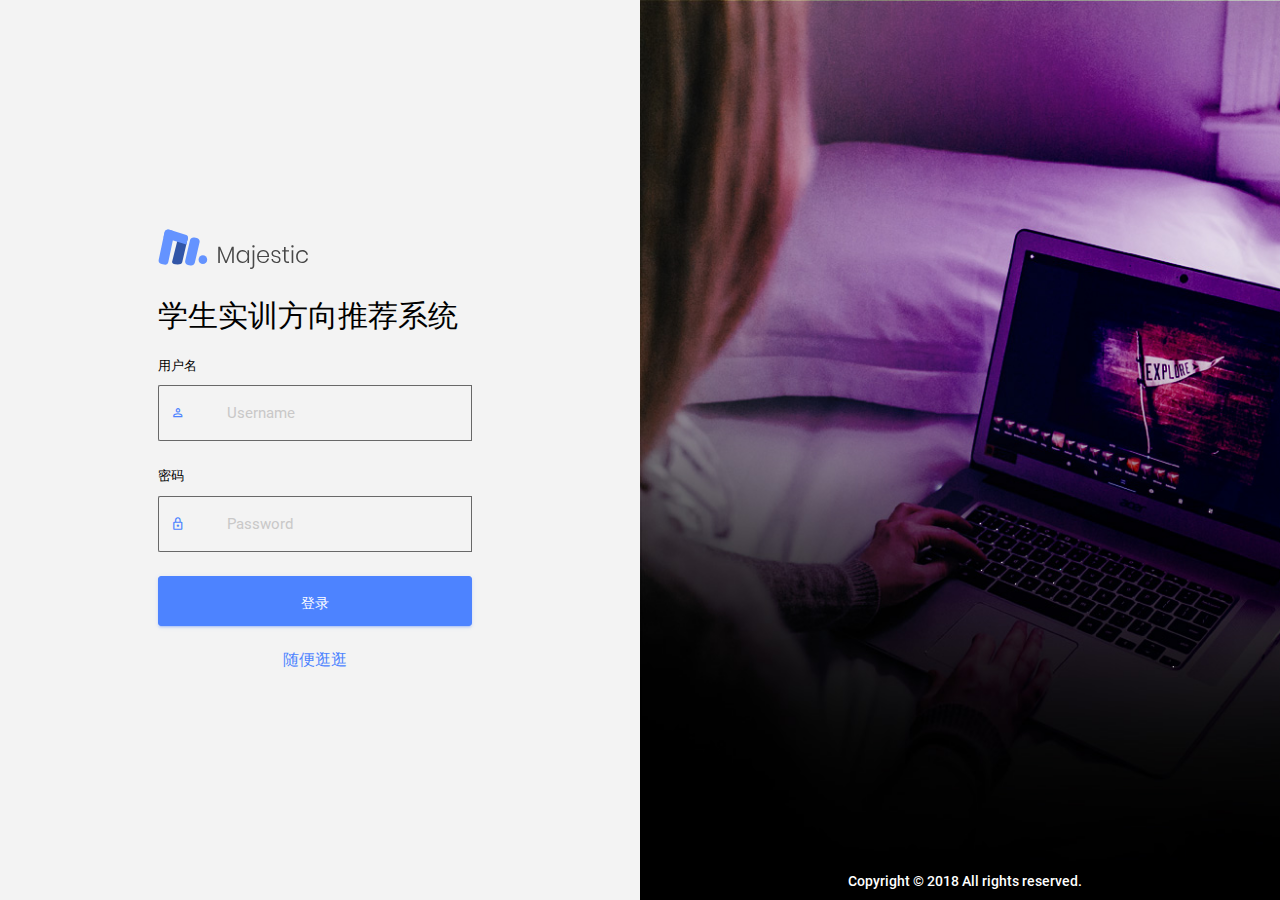
<file: src/main/resources/templates/login-2.html>
<!DOCTYPE html>
<html lang="en">

<head>
  <meta charset="utf-8">
  <meta name="viewport" content="width=device-width, initial-scale=1, shrink-to-fit=no">
  <title>Majestic Admin</title>
  <link rel="stylesheet" href="../static/template/vendors/mdi/css/materialdesignicons.min.css">
  <link rel="stylesheet" href="../static/template/vendors/base/vendor.bundle.base.css">
  <link rel="stylesheet" href="../static/template/css/style.css">
  <link rel="shortcut icon" href="../static/template/images/favicon.png" />
</head>

<body>
  <div class="container-scroller">
    <div class="container-fluid page-body-wrapper full-page-wrapper">
      <div class="content-wrapper d-flex align-items-stretch auth auth-img-bg">
        <div class="row flex-grow">
          <div class="col-lg-6 d-flex align-items-center justify-content-center">
            <div class="auth-form-transparent text-left p-3">
              <div class="brand-logo">
                <img src="../static/template/images/logo.svg" alt="logo">
              </div>
              <b><h2>学生实训方向推荐系统</h2></b>
              <h6 class="font-weight-light"></h6>
              <form class="pt-3">
                <div class="form-group">
                  <label for="exampleInputEmail">用户名</label>
                  <div class="input-group">
                    <div class="input-group-prepend bg-transparent">
                      <span class="input-group-text bg-transparent border-right-0">
                        <i class="mdi mdi-account-outline text-primary"></i>
                      </span>
                    </div>
                    <input type="text" class="form-control form-control-lg border-left-0" id="exampleInputEmail" placeholder="Username">
                  </div>
                </div>
                <div class="form-group">
                  <label for="exampleInputPassword">密码</label>
                  <div class="input-group">
                    <div class="input-group-prepend bg-transparent">
                      <span class="input-group-text bg-transparent border-right-0">
                        <i class="mdi mdi-lock-outline text-primary"></i>
                      </span>
                    </div>
                    <input type="password" class="form-control form-control-lg border-left-0" id="exampleInputPassword" placeholder="Password">                        
                  </div>
                </div>

                <div class="my-3">
                  <a class="btn btn-block btn-primary btn-lg font-weight-medium auth-form-btn" href="index2.html">登录</a>
                </div>
                <div class="text-center mt-4 font-weight-light">
                  <a href="register-2.html" class="text-primary">随便逛逛</a>
                </div>
              </form>
            </div>
          </div>
          <div class="col-lg-6 login-half-bg d-flex flex-row">
            <p class="text-white font-weight-medium text-center flex-grow align-self-end">Copyright &copy; 2018  All rights reserved.</p>
          </div>
        </div>
      </div>
      <!-- content-wrapper ends -->
    </div>
    <!-- page-body-wrapper ends -->
  </div>
  <!-- container-scroller -->
  <!-- plugins:js -->
  <script src="../static/template/vendors/base/vendor.bundle.base.js"></script>
  <!-- endinject -->
  <!-- inject:js -->
  <script src="../static/template/js/off-canvas.js"></script>
  <script src="../static/template/js/hoverable-collapse.js"></script>
  <script src="../static/template/js/template.js"></script>
  <!-- endinject -->
</body>

</html>
</file>
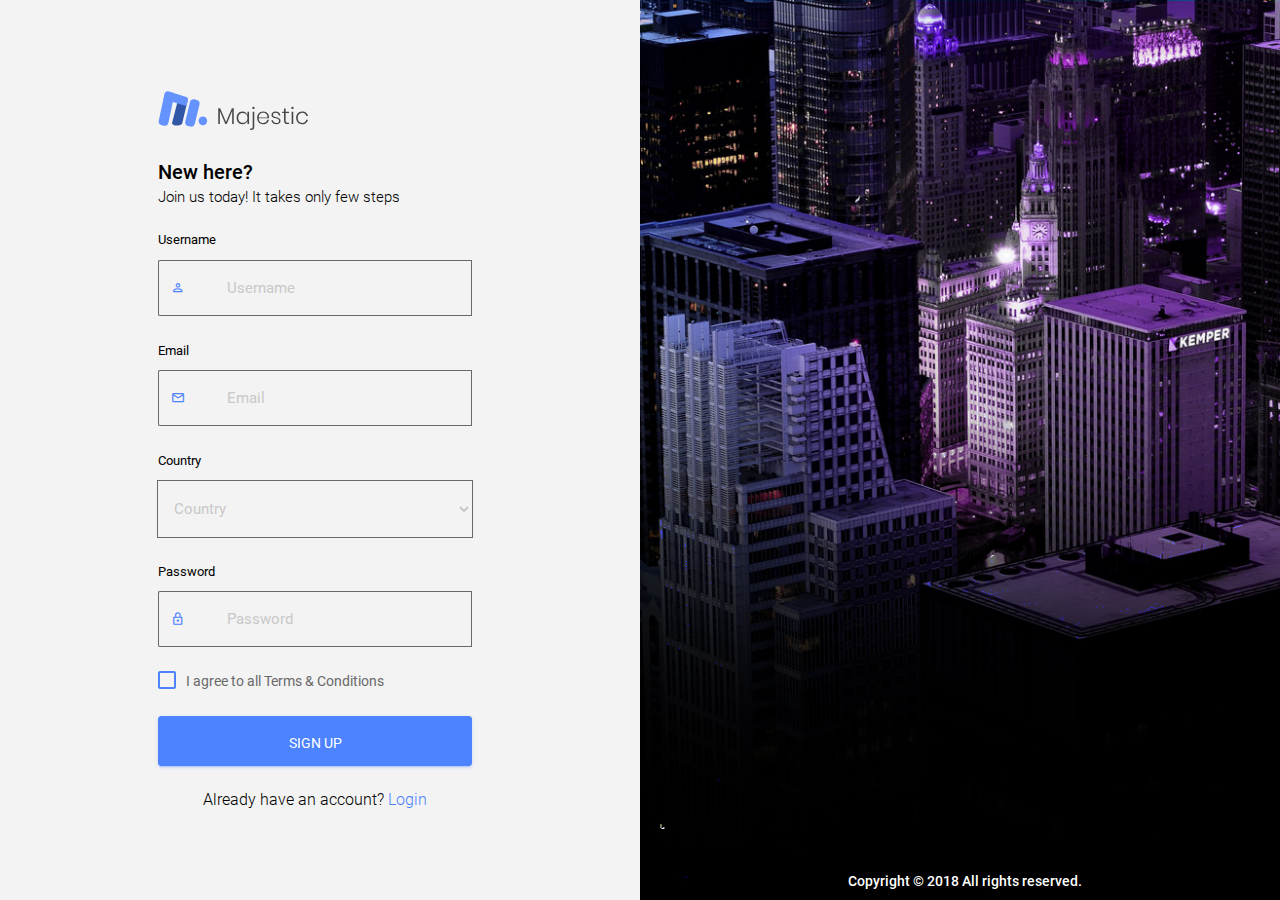
<file: src/main/resources/templates/register-2.html>
<!DOCTYPE html>
<html lang="en">

<head>
  <!-- Required meta tags -->
  <meta charset="utf-8">
  <meta name="viewport" content="width=device-width, initial-scale=1, shrink-to-fit=no">
  <title>Majestic Admin</title>
  <!-- plugins:css -->
  <link rel="stylesheet" href="../static/template/vendors/mdi/css/materialdesignicons.min.css">
  <link rel="stylesheet" href="../static/template/vendors/base/vendor.bundle.base.css">
  <!-- endinject -->
  <!-- plugin css for this page -->
  <!-- End plugin css for this page -->
  <!-- inject:css -->
  <link rel="stylesheet" href="../static/template/css/style.css">
  <!-- endinject -->
  <link rel="shortcut icon" href="../static/template/images/favicon.png" />
</head>

<body>
  <div class="container-scroller">
    <div class="container-fluid page-body-wrapper full-page-wrapper">
      <div class="content-wrapper d-flex align-items-stretch auth auth-img-bg">
        <div class="row flex-grow">
          <div class="col-lg-6 d-flex align-items-center justify-content-center">
            <div class="auth-form-transparent text-left p-3">
              <div class="brand-logo">
                <img src="../static/template/images/logo.svg" alt="logo">
              </div>
              <h4>New here?</h4>
              <h6 class="font-weight-light">Join us today! It takes only few steps</h6>
              <form class="pt-3">
                <div class="form-group">
                  <label>Username</label>
                  <div class="input-group">
                    <div class="input-group-prepend bg-transparent">
                      <span class="input-group-text bg-transparent border-right-0">
                        <i class="mdi mdi-account-outline text-primary"></i>
                      </span>
                    </div>
                    <input type="text" class="form-control form-control-lg border-left-0" placeholder="Username">
                  </div>
                </div>
                <div class="form-group">
                  <label>Email</label>
                  <div class="input-group">
                    <div class="input-group-prepend bg-transparent">
                      <span class="input-group-text bg-transparent border-right-0">
                        <i class="mdi mdi-email-outline text-primary"></i>
                      </span>
                    </div>
                    <input type="email" class="form-control form-control-lg border-left-0" placeholder="Email">
                  </div>
                </div>
                <div class="form-group">
                  <label>Country</label>
                  <select class="form-control form-control-lg" id="exampleFormControlSelect2">
                    <option>Country</option>
                    <option>United States of America</option>
                    <option>United Kingdom</option>
                    <option>India</option>
                    <option>Germany</option>
                    <option>Argentina</option>
                  </select>
                </div>
                <div class="form-group">
                  <label>Password</label>
                  <div class="input-group">
                    <div class="input-group-prepend bg-transparent">
                      <span class="input-group-text bg-transparent border-right-0">
                        <i class="mdi mdi-lock-outline text-primary"></i>
                      </span>
                    </div>
                    <input type="password" class="form-control form-control-lg border-left-0" id="exampleInputPassword" placeholder="Password">                        
                  </div>
                </div>
                <div class="mb-4">
                  <div class="form-check">
                    <label class="form-check-label text-muted">
                      <input type="checkbox" class="form-check-input">
                      I agree to all Terms & Conditions
                    </label>
                  </div>
                </div>
                <div class="mt-3">
                  <a class="btn btn-block btn-primary btn-lg font-weight-medium auth-form-btn" href="../../index.html">SIGN UP</a>
                </div>
                <div class="text-center mt-4 font-weight-light">
                  Already have an account? <a href="login-2.html" class="text-primary">Login</a>
                </div>
              </form>
            </div>
          </div>
          <div class="col-lg-6 register-half-bg d-flex flex-row">
            <p class="text-white font-weight-medium text-center flex-grow align-self-end">Copyright &copy; 2018  All rights reserved.</p>
          </div>
        </div>
      </div>
      <!-- content-wrapper ends -->
    </div>
    <!-- page-body-wrapper ends -->
  </div>
  <!-- container-scroller -->
  <!-- plugins:js -->
  <script src="../static/template/vendors/base/vendor.bundle.base.js"></script>
  <!-- endinject -->
  <!-- inject:js -->
  <script src="../static/template/js/off-canvas.js"></script>
  <script src="../static/template/js/hoverable-collapse.js"></script>
  <script src="../static/template/js/template.js"></script>
  <!-- endinject -->
</body>

</html>
</file>
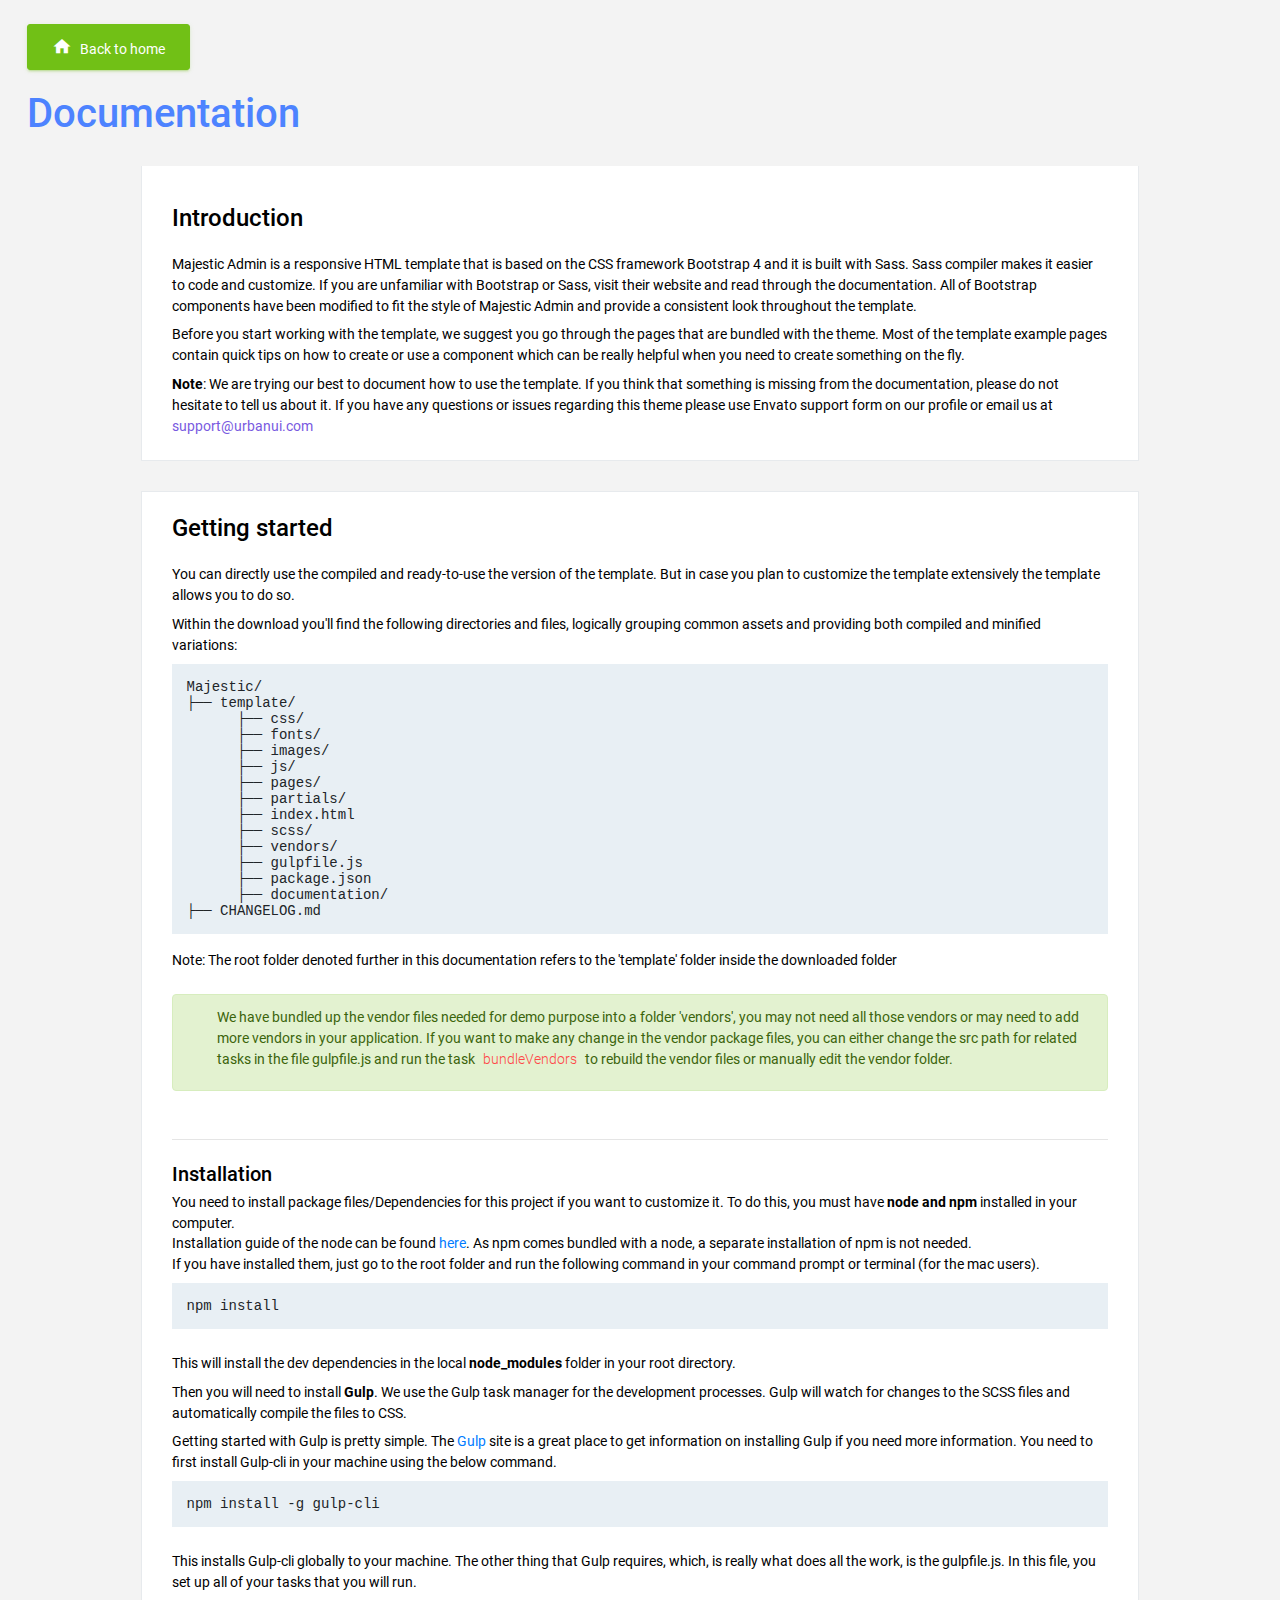
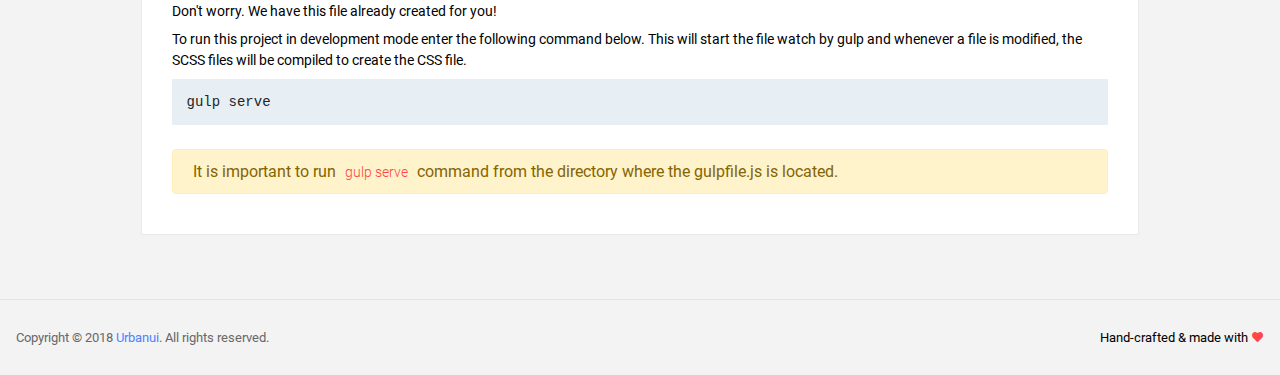
<file: src/main/resources/static/template/documentation/documentation.html>
<!DOCTYPE html>
<html lang="en">

<head>
  <!-- Required meta tags -->
  <meta charset="utf-8">
  <meta name="viewport" content="width=device-width, initial-scale=1, shrink-to-fit=no">
  <title>Majestic Admin Dashboard</title>
  <!-- plugins:css -->
  <link rel="stylesheet" href="../vendors/mdi/css/materialdesignicons.min.css">
  <link rel="stylesheet" href="../vendors/base/vendor.bundle.base.css">
  <!-- endinject -->
  <!-- plugin css for this page -->
  <!-- End plugin css for this page -->
  <!-- inject:css -->
  <link rel="stylesheet" href="../css/style.css">
  <!-- endinject -->
  <link rel="shortcut icon" href="../images/favicon.png" />
</head>

<body>
  <div class="container-scroller">
    <div class="container-fluid page-body-wrapper full-page-wrapper">
      <div class="main-panel w-100  documentation">
        <div class="content-wrapper">
          <div class="container-fluid">
            <div class="row">
              <div class="col-12 doc-header">
                <a class="btn btn-success" href="../index.html"><i class="mdi mdi-home mr-2"></i>Back to home</a>
                <h1 class="text-primary mt-4">Documentation</h1>
              </div>
            </div>
            <div class="row doc-content">
              <div class="col-12 col-md-10 offset-md-1">
                <div class="col-12 grid-margin" id="doc-intro">
                    <div class="card">
                        <div class="card-body">
                            <h3 class="mb-4 mt-4">Introduction</h3>
                            <p>Majestic Admin is a responsive HTML template that is based on the CSS framework Bootstrap 4 and it is built with Sass. Sass compiler makes it easier to code and customize. If you are unfamiliar with Bootstrap or Sass, visit their
                                website and read through the documentation. All of Bootstrap components have been modified to fit the style of Majestic Admin and provide a consistent look throughout the template.</p>
                            <p>Before you start working with the template, we suggest you go through the pages that are bundled with the theme. Most of the template example pages contain quick tips on how to create or use a component which can
                                be really helpful when you need to create something on the fly.</p>
                            <p class="d-inline"><strong>Note</strong>: We are trying our best to document how to use the template. If you think that something is missing from the documentation, please do not hesitate to tell us about it. If you have any questions or issues regarding this theme please use Envato support form on our profile or email us at <a class="d-inline text-info" href="mailto:support@urbanui.com">support@urbanui.com</a></p>
                        </div>
                    </div>
                </div>
                <div class="col-12 grid-margin" id="doc-started">
                    <div class="card">
                        <div class="card-body">
                            <h3 class="mb-4">Getting started</h3>
                            <p>You can directly use the compiled and ready-to-use the version of the template. But in case you plan to customize the template extensively the template allows you to do so.</p>
                            <p>Within the download you'll find the following directories and files, logically grouping common assets and providing both compiled and minified variations:</p>
                            <pre>
Majestic/
├── template/
      ├── css/
      ├── fonts/
      ├── images/
      ├── js/
      ├── pages/
      ├── partials/
      ├── index.html
      ├── scss/
      ├── vendors/
      ├── gulpfile.js
      ├── package.json                           
      ├── documentation/
├── CHANGELOG.md</pre>
                            <p class="mt-1">Note: The root folder denoted further in this documentation refers to the 'template' folder inside the downloaded folder</p>
                            <div class="alert alert-success mt-4 d-flex align-items-center" role="alert">
                              <i class="ti-info-alt mr-4"></i>
                              <p>We have bundled up the vendor files needed for demo purpose into a folder 'vendors', you may not need all those vendors or may need to add more vendors in your application. If you want to make any change in the vendor package files, you can either change the src path for related tasks in the file gulpfile.js and run the task <code> bundleVendors </code>  to rebuild the vendor files or manually edit the vendor folder.</p>
                            </div>
                            <hr class="mt-5">
                            <h4 class="mt-4">Installation</h4>
                            <p class="mb-0">
                              You need to install package files/Dependencies for this project if you want to customize it. To do this, you must have <span class="font-weight-bold">node and npm</span> installed in your computer.
                            </p>
                            <p class="mb-0">Installation guide of the node can be found <a href="https://nodejs.org/en/">here</a>. As npm comes bundled with a node, a separate installation of npm is not needed.</p>
                            <p>
                                If you have installed them, just go to the root folder and run the following command in your command prompt or terminal (for the mac users).
                            </p>
                            <pre class="shell-mode">
npm install</pre>
                            <p class="mt-4">
                              This will install the dev dependencies in the local <span class="font-weight-bold">node_modules</span> folder in your root directory.
                            </p>
                            <p class="mt-2">
                              Then you will need to install <span class="font-weight-bold">Gulp</span>. We use the Gulp task manager for the development processes. Gulp will watch for changes to the SCSS files and automatically compile the files to CSS.
                            </p>
                            <p>Getting started with Gulp is pretty simple. The <a href="https://gulpjs.com/" target="_blank">Gulp</a> site is a great place to get information on installing Gulp if you need more information. You need to first install Gulp-cli in your machine using the below command.</p>
                            <pre class="shell-mode">
npm install -g gulp-cli</pre>
                            <p class="mt-4">This installs Gulp-cli globally to your machine. The other thing that Gulp requires, which, is really what does all the work, is the gulpfile.js. In this file, you set up all of your tasks that you will run.</p>
                            <p>Don't worry. We have this file already created for you!</p>
                            <p>To run this project in development mode enter the following command below. This will start the file watch by gulp and whenever a file is modified, the SCSS files will be compiled to create the CSS file.</p>
<pre class="shell-mode">
gulp serve</pre>           
                            <div class="alert alert-warning mt-4" role="alert">
                              <i class="ti-info-alt-outline"></i>It is important to run <code>gulp serve</code> command from the directory where the gulpfile.js is located.
                            </div>
                        </div>
                    </div>
                </div>
              </div>
            </div>
          </div>
        </div>
        <!-- partial:../partials/_footer.html -->

        <footer class="footer">
          <div class="d-sm-flex justify-content-center justify-content-sm-between">
            <span class="text-muted text-center text-sm-left d-block d-sm-inline-block">Copyright © 2018 <a href="https://www.urbanui.com/" target="_blank">Urbanui</a>. All rights reserved.</span>
            <span class="float-none float-sm-right d-block mt-1 mt-sm-0 text-center">Hand-crafted & made with <i class="mdi mdi-heart text-danger"></i></span>
          </div>
        </footer>

        <!-- partial -->
      </div>
    </div>
  </div>
<!-- plugins:js -->
<script src="../vendors/base/vendor.bundle.base.js"></script>
<!-- endinject -->
<!-- inject:js -->
<script src="../js/off-canvas.js"></script>
<script src="../js/hoverable-collapse.js"></script>
<script src="../js/template.js"></script>
<!-- endinject -->
<!-- Custom js for this page-->
<script src="../js/documentation.js"></script> 
<!-- End custom js for this page-->
</body>

</html>
</file>
<file: src/main/resources/static/template/vendors/base/vendor.bundle.base.css>
/*
 * Container style
 */
.ps {
  overflow: hidden !important;
  overflow-anchor: none;
  -ms-overflow-style: none;
  touch-action: auto;
  -ms-touch-action: auto;
}

/*
 * Scrollbar rail styles
 */
.ps__rail-x {
  display: none;
  opacity: 0;
  transition: background-color .2s linear, opacity .2s linear;
  -webkit-transition: background-color .2s linear, opacity .2s linear;
  height: 15px;
  /* there must be 'bottom' or 'top' for ps__rail-x */
  bottom: 0px;
  /* please don't change 'position' */
  position: absolute;
}

.ps__rail-y {
  display: none;
  opacity: 0;
  transition: background-color .2s linear, opacity .2s linear;
  -webkit-transition: background-color .2s linear, opacity .2s linear;
  width: 15px;
  /* there must be 'right' or 'left' for ps__rail-y */
  right: 0;
  /* please don't change 'position' */
  position: absolute;
}

.ps--active-x > .ps__rail-x,
.ps--active-y > .ps__rail-y {
  display: block;
  background-color: transparent;
}

.ps:hover > .ps__rail-x,
.ps:hover > .ps__rail-y,
.ps--focus > .ps__rail-x,
.ps--focus > .ps__rail-y,
.ps--scrolling-x > .ps__rail-x,
.ps--scrolling-y > .ps__rail-y {
  opacity: 0.6;
}

.ps__rail-x:hover,
.ps__rail-y:hover,
.ps__rail-x:focus,
.ps__rail-y:focus {
  background-color: #eee;
  opacity: 0.9;
}

/*
 * Scrollbar thumb styles
 */
.ps__thumb-x {
  background-color: #aaa;
  border-radius: 6px;
  transition: background-color .2s linear, height .2s ease-in-out;
  -webkit-transition: background-color .2s linear, height .2s ease-in-out;
  height: 6px;
  /* there must be 'bottom' for ps__thumb-x */
  bottom: 2px;
  /* please don't change 'position' */
  position: absolute;
}

.ps__thumb-y {
  background-color: #aaa;
  border-radius: 6px;
  transition: background-color .2s linear, width .2s ease-in-out;
  -webkit-transition: background-color .2s linear, width .2s ease-in-out;
  width: 6px;
  /* there must be 'right' for ps__thumb-y */
  right: 2px;
  /* please don't change 'position' */
  position: absolute;
}

.ps__rail-x:hover > .ps__thumb-x,
.ps__rail-x:focus > .ps__thumb-x {
  background-color: #999;
  height: 11px;
}

.ps__rail-y:hover > .ps__thumb-y,
.ps__rail-y:focus > .ps__thumb-y {
  background-color: #999;
  width: 11px;
}

/* MS supports */
@supports (-ms-overflow-style: none) {
  .ps {
    overflow: auto !important;
  }
}

@media screen and (-ms-high-contrast: active), (-ms-high-contrast: none) {
  .ps {
    overflow: auto !important;
  }
}
</file>
